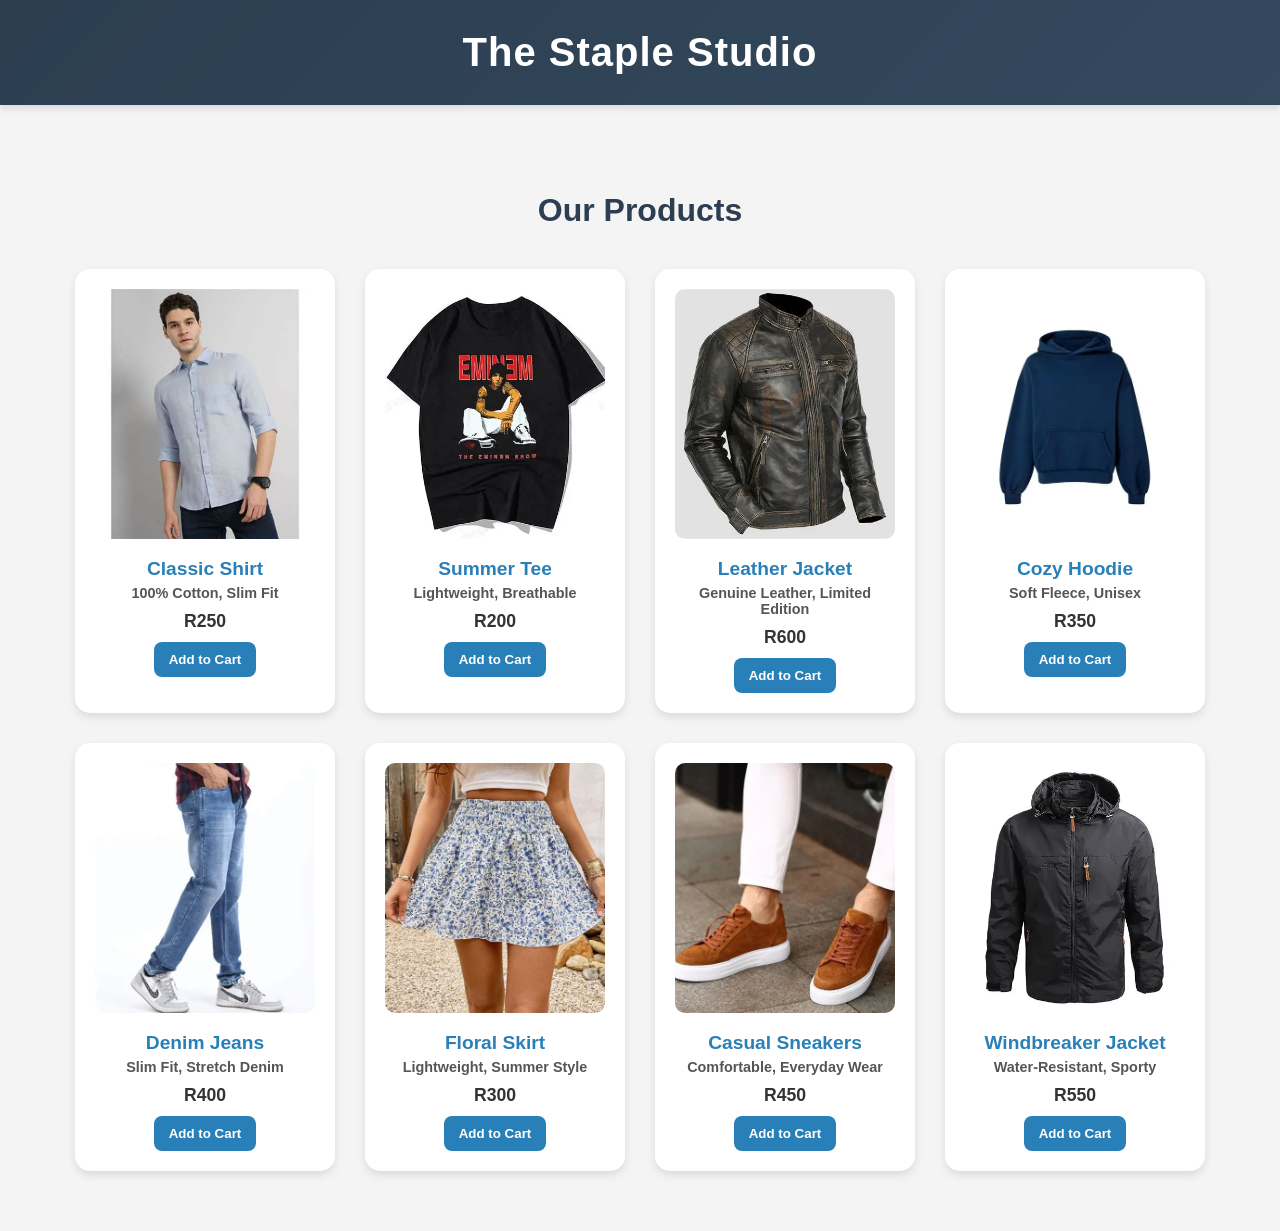
<file: MyWebsite/projects/ClothingBrandWebsite.html>
<!DOCTYPE html>
<html lang="en">
<head>
<meta charset="UTF-8">
<meta name="viewport" content="width=device-width, initial-scale=1.0">
<title>The Staple Studio</title>
<style>
/* --- Updated CSS --- */
body {
  font-family: 'Segoe UI', Tahoma, Geneva, Verdana, sans-serif;
  margin: 0;
  padding: 0;
  background: #f4f4f4;
  color: #333;
}

/* --- Header --- */
header {
  background: linear-gradient(135deg, #2c3e50, #34495e);
  color: white;
  padding: 30px 10px;
  text-align: center;
  box-shadow: 0 4px 6px rgba(0,0,0,0.1);
}

header h1 {
  margin: 0;
  font-size: 2.5em;
  letter-spacing: 1px;
}

/* --- Section Headings --- */
section {
  padding: 60px 20px;
}

h2 {
  text-align: center;
  margin-bottom: 40px;
  font-size: 2em;
  color: #2c3e50;
}

/* --- Product Grid --- */
.product-grid {
  display: flex;
  justify-content: center;
  flex-wrap: wrap;
  gap: 30px;
}

.product-card {
  background: white;
  padding: 20px;
  border-radius: 15px;
  width: 220px;
  text-align: center;
  box-shadow: 0 4px 8px rgba(0,0,0,0.1);
  transition: transform 0.3s, box-shadow 0.3s;
}

.product-card:hover {
  transform: translateY(-5px);
  box-shadow: 0 8px 16px rgba(0,0,0,0.2);
}

.product-card img {
  width: 100%;
  height: 250px;
  object-fit: cover;
  border-radius: 10px;
}

.product-card h3 {
  margin: 15px 0 5px 0;
  font-size: 1.2em;
  color: #2980b9;
}

.product-card p {
  margin: 5px 0;
  font-weight: bold;
  font-size: 1.1em;
}

.product-card .description {
  font-size: 0.9em;
  color: #555;
  margin-bottom: 10px;
}

/* --- Buttons --- */
.product-card button {
  padding: 10px 15px;
  margin-top: 5px;
  cursor: pointer;
  background: #2980b9;
  color: white;
  border: none;
  border-radius: 8px;
  font-weight: bold;
  transition: background 0.3s, transform 0.2s;
}

.product-card button:hover {
  background: #3498db;
  transform: scale(1.05);
}

/* --- Responsive --- */
@media(max-width: 600px){
  header h1{font-size: 1.8em;}
  .product-card { width: 90%; max-width: 300px; }
  .product-card img { height: auto; }
}
</style>
</head>
<body>

<header>
<h1>The Staple Studio</h1>
</header>

<section id="products">
<h2>Our Products</h2>
<div class="product-grid">

<div class="product-card">
<img src="images/shirt1.jpg" alt="Shirt 1">
<h3>Classic Shirt</h3>
<p class="description">100% Cotton, Slim Fit</p>
<p>R250</p>
<button>Add to Cart</button>
</div>

<div class="product-card">
<img src="images/shirt2.jpg" alt="Shirt 2">
<h3>Summer Tee</h3>
<p class="description">Lightweight, Breathable</p>
<p>R200</p>
<button>Add to Cart</button>
</div>

<div class="product-card">
<img src="images/jacket1.jpg" alt="Jacket 1">
<h3>Leather Jacket</h3>
<p class="description">Genuine Leather, Limited Edition</p>
<p>R600</p>
<button>Add to Cart</button>
</div>

<div class="product-card">
<img src="images/hoodie1.jpg" alt="Hoodie 1">
<h3>Cozy Hoodie</h3>
<p class="description">Soft Fleece, Unisex</p>
<p>R350</p>
<button>Add to Cart</button>
</div>

<div class="product-card">
<img src="images/pants1.jpg" alt="Pants 1">
<h3>Denim Jeans</h3>
<p class="description">Slim Fit, Stretch Denim</p>
<p>R400</p>
<button>Add to Cart</button>
</div>

<div class="product-card">
<img src="images/skirt1.jpg" alt="Skirt 1">
<h3>Floral Skirt</h3>
<p class="description">Lightweight, Summer Style</p>
<p>R300</p>
<button>Add to Cart</button>
</div>

<div class="product-card">
<img src="images/sneakers1.jpg" alt="Sneakers 1">
<h3>Casual Sneakers</h3>
<p class="description">Comfortable, Everyday Wear</p>
<p>R450</p>
<button>Add to Cart</button>
</div>

<div class="product-card">
<img src="images/jacket2.jpg" alt="Jacket 2">
<h3>Windbreaker Jacket</h3>
<p class="description">Water-Resistant, Sporty</p>
<p>R550</p>
<button>Add to Cart</button>
</div>

</div>
</section>

<script>
const buttons = document.querySelectorAll('.product-card button');
buttons.forEach(btn => {
  btn.addEventListener('click', ()=>{ 
    alert('Added to cart!'); 
  });
});
</script>

</body>
</html>
</file>
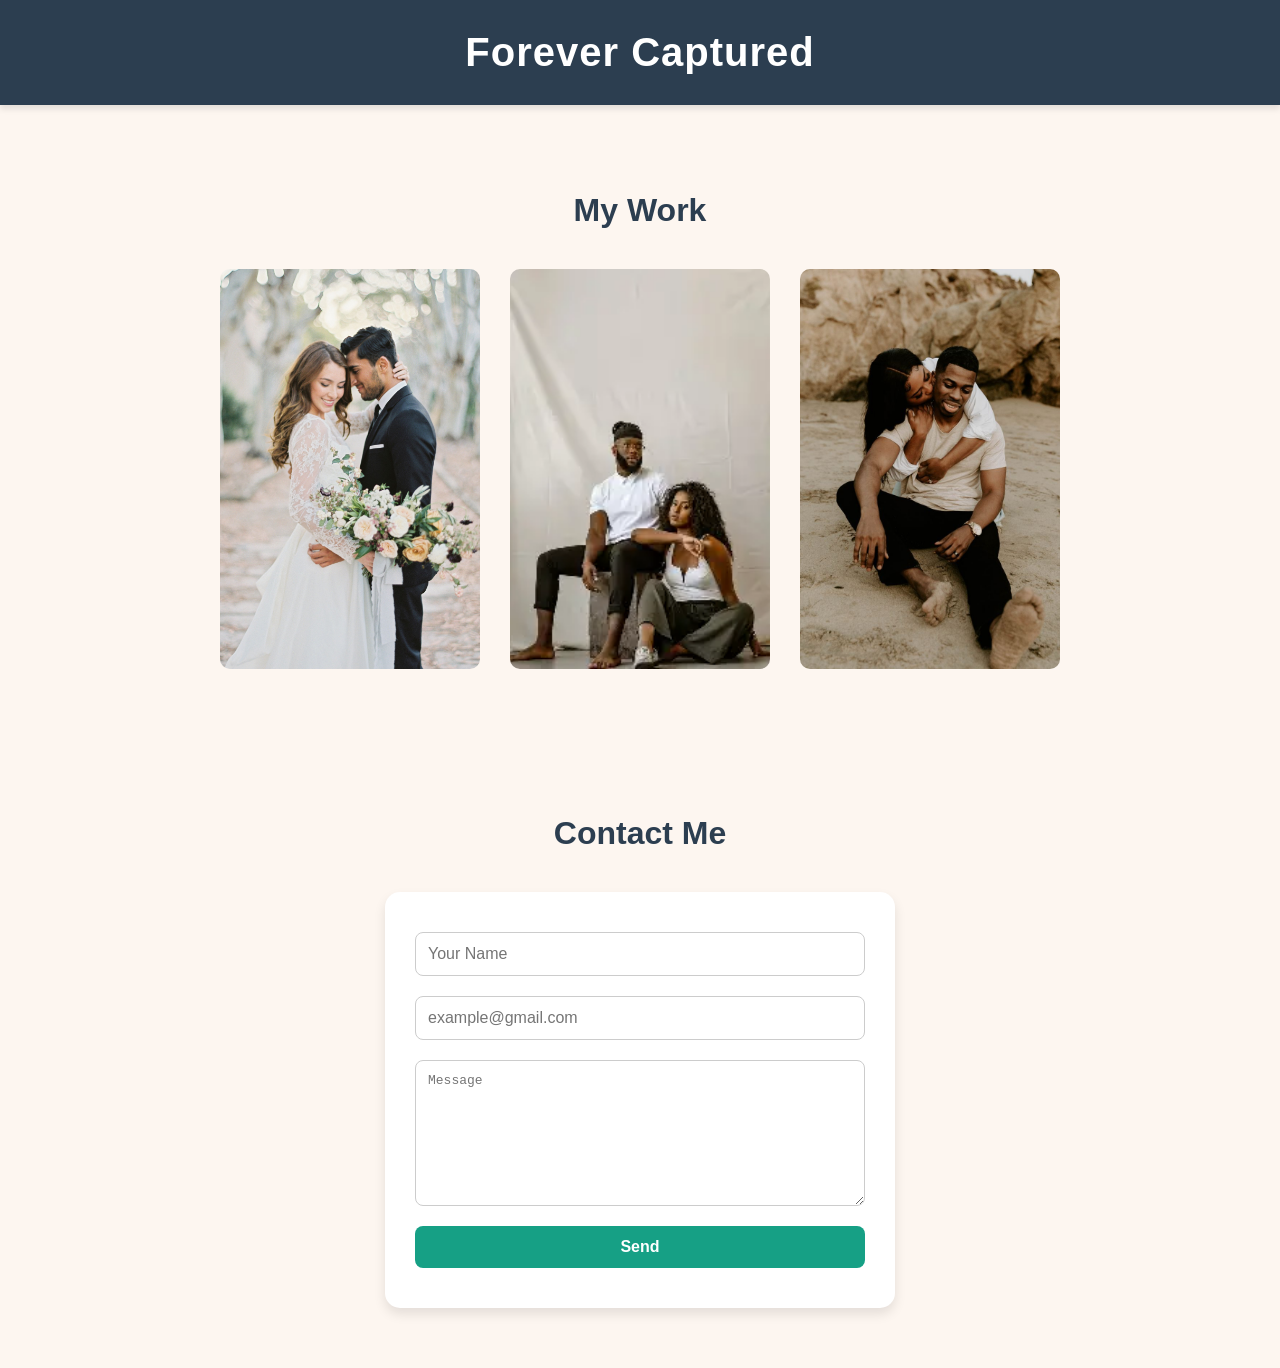
<file: MyWebsite/projects/PhotographerPortfolioWebsite.html>
<!DOCTYPE html>
<html lang="en">
<head>
<meta charset="UTF-8">
<meta name="viewport" content="width=device-width, initial-scale=1.0">
<title>Forever Captured Portfolio</title>
<style>
/* --- Updated CSS --- */
body {
  font-family: 'Segoe UI', Tahoma, Geneva, Verdana, sans-serif;
  margin: 0;
  padding: 0;
  background: #fdf6f0;
  color: #333;
}

header {
  background: #2c3e50; /* slightly softer than before */
  color: white;
  padding: 30px 10px;
  text-align: center;
  box-shadow: 0 4px 6px rgba(0,0,0,0.1);
}

header h1 {
  margin: 0;
  font-size: 2.5em;
  letter-spacing: 1px;
}

/* --- Portfolio Section --- */
section {
  padding: 60px 20px;
}

h2 {
  text-align: center;
  margin-bottom: 40px;
  font-size: 2em;
  color: #2c3e50;
}

.portfolio-grid {
  display: flex;
  justify-content: center;
  flex-wrap: wrap;
  gap: 30px;
}

.portfolio-grid img {
  width: 260px;
  height: 400px;
  object-fit: cover;
  border-radius: 10px;
  transition: transform 0.3s, box-shadow 0.3s;
}

.portfolio-grid img:hover {
  transform: scale(1.05);
  box-shadow: 0 8px 16px rgba(0,0,0,0.2);
}

/* --- Contact Form --- */
#contact form {
  display: flex;
  flex-direction: column;
  max-width: 450px;
  margin: 0 auto;
  background: white;
  padding: 30px;
  border-radius: 15px;
  box-shadow: 0 6px 12px rgba(0,0,0,0.1);
}

#contact form input,
#contact form textarea,
#contact form button {
  margin: 10px 0;
  padding: 12px;
  border-radius: 8px;
  border: 1px solid #ccc;
  font-size: 1em;
}

#contact form textarea {
  resize: vertical;
  min-height: 120px;
}

#contact form button {
  background: #16a085;
  color: white;
  border: none;
  font-weight: bold;
  cursor: pointer;
  transition: background 0.3s;
}

#contact form button:hover {
  background: #1abc9c;
}

/* --- Responsive --- */
@media(max-width: 600px){
  .portfolio-grid img {
    width: 90%;
    height: auto;
  }
  header h1 {
    font-size: 2em;
  }
}
</style>
</head>
<body>

<header>
<h1>Forever Captured</h1>
</header>

<section id="portfolio">
<h2>My Work</h2>
<div class="portfolio-grid">
<img src="images/photo1.jpg" alt="Photo 1">
<img src="images/photo2.jpg" alt="Photo 2">
<img src="images/photo3.jpg" alt="Photo 3">
</div>
</section>

<section id="contact">
<h2>Contact Me</h2>
<form>
<input type="text" placeholder="Your Name" required>
<input type="email" placeholder="example@gmail.com" required>
<textarea placeholder="Message" required></textarea>
<button type="submit">Send</button>
</form>
</section>

<script>
document.querySelector('#contact form').addEventListener('submit', function(e){
  e.preventDefault();
  alert('Message sent! Thank you for contacting me.');
});
</script>

</body>
</html>
</file>
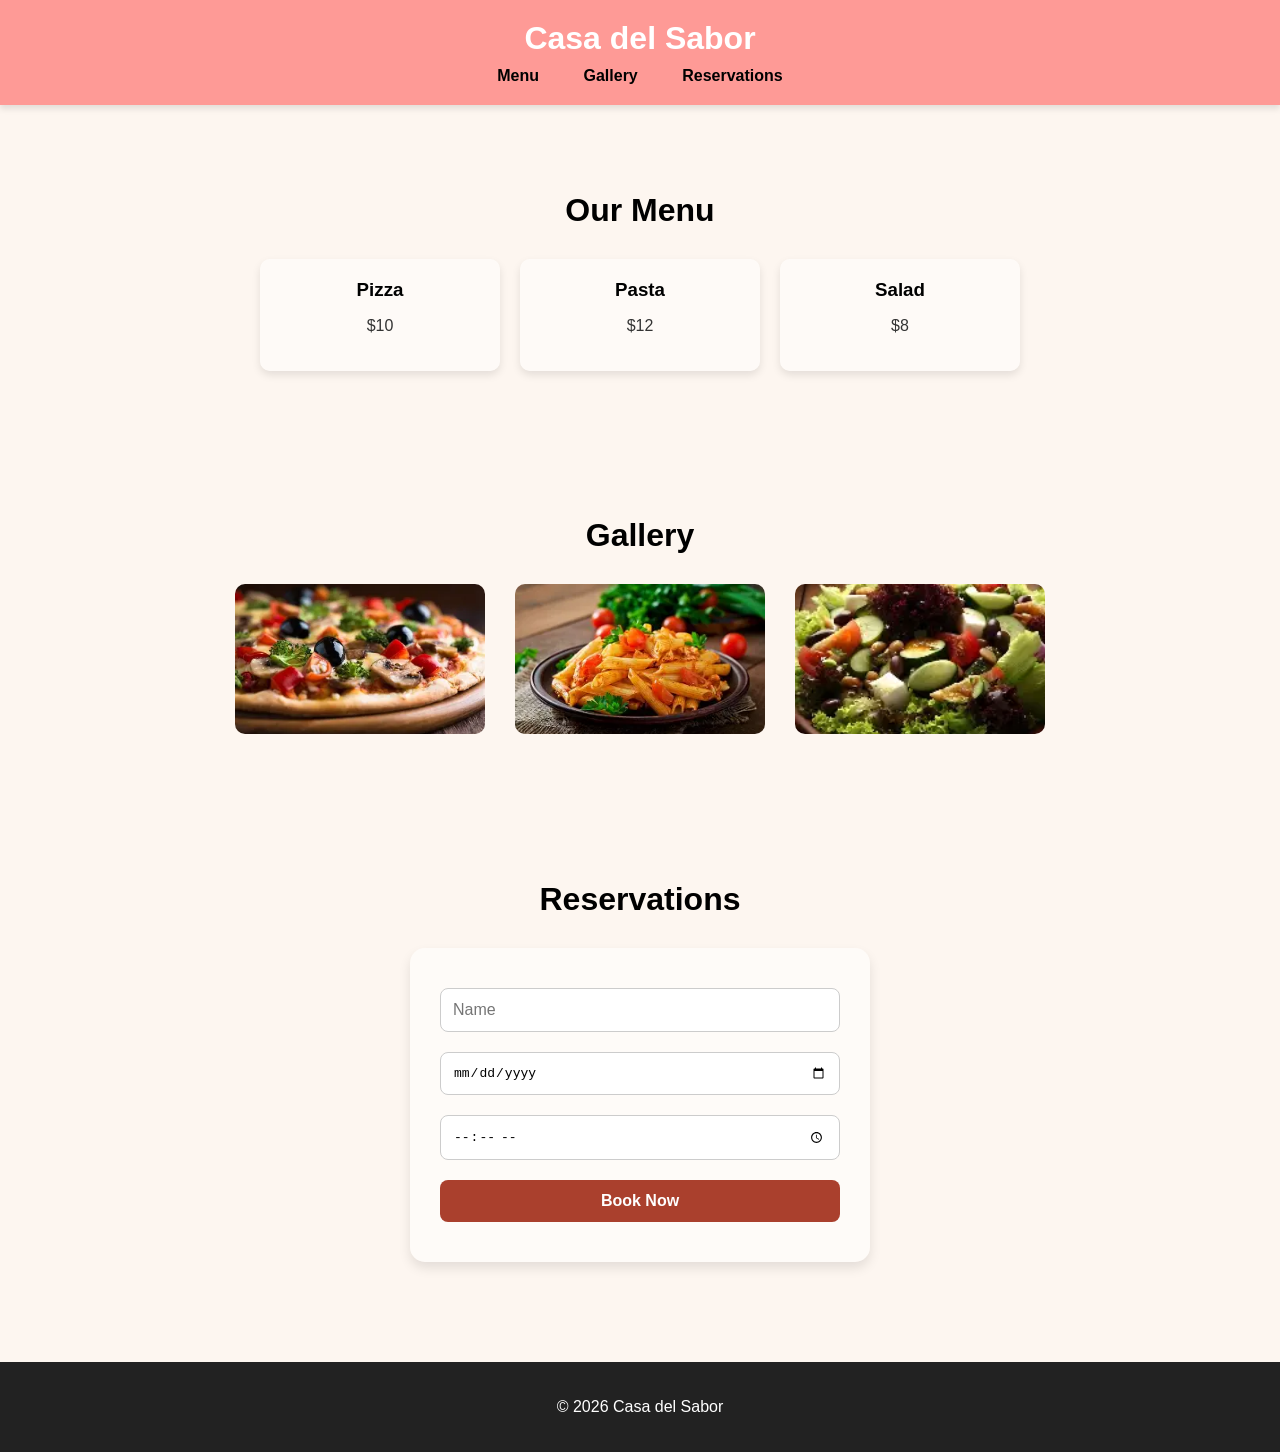
<file: MyWebsite/projects/RestaurantWebsite.html>
<!DOCTYPE html>
<html lang="en">
<head>
<meta charset="UTF-8">
<meta name="viewport" content="width=device-width, initial-scale=1.0">
<title>Casa del Sabor</title>
<style>
/* --- Updated CSS --- */
body {
  font-family: 'Segoe UI', Tahoma, Geneva, Verdana, sans-serif;
  margin: 0;
  padding: 0;
  background: #fdf6f0;
  color: #333;
}

header {
  background: rgba(255, 0, 0, 0.377); /* Softer red */
  color: white;
  padding: 20px 10px;
  text-align: center;
  box-shadow: 0 4px 6px rgba(0,0,0,0.1);
}

header h1 {
  margin: 0;
  font-size: 2em;
}

nav {
  margin-top: 10px;
}

nav a {
  color: black;
  margin: 0 20px;
  text-decoration: none;
  font-weight: bold;
  transition: 0.3s;
}

nav a:hover {
  color: #ffeaa7;
  text-decoration: underline;
}

section {
  padding: 60px 20px;
}

h2 {
  text-align: center;
  margin-bottom: 30px;
  font-size: 2em;
  color: black;
}

/* --- Menu --- */
.menu-grid {
  display: flex;
  justify-content: center;
  flex-wrap: wrap;
  gap: 20px;
  padding: 0;
  margin-top: 20px;
}

.menu-card {
  background: rgba(255, 255, 255, 0.527);
  padding: 20px;
  border-radius: 10px;
  width: 200px;
  text-align: center;
  box-shadow: 0 4px 8px rgba(0,0,0,0.1);
  transition: transform 0.3s;
}

.menu-card:hover {
  transform: translateY(-5px);
}

.menu-card h3 {
  margin: 0 0 10px 0;
  color: black;
}

/* --- Gallery --- */
.gallery-grid {
  display: flex;
  justify-content: center;
  flex-wrap: wrap;
  gap: 30px;
}

.gallery-grid img {
  width: 250px;
  height: 150px;
  object-fit: cover;
  border-radius: 10px;
  transition: transform 0.3s;
}

.gallery-grid img:hover {
  transform: scale(1.05);
}

/* --- Reservation Form --- */
#reservations form {
  display: flex;
  flex-direction: column;
  max-width: 400px;
  margin: 0 auto;
  background: rgba(255, 255, 255, 0.479);
  padding: 30px;
  border-radius: 15px;
  box-shadow: 0 6px 12px rgba(0,0,0,0.1);
}

#reservations form input,
#reservations form button {
  margin: 10px 0;
  padding: 12px;
  border-radius: 8px;
  border: 1px solid #ccc;
  font-size: 1em;
}

#reservations form button {
  background: #9e250fde;
  color: white;
  border: none;
  font-weight: bold;
  cursor: pointer;
  transition: background 0.3s;
}

#reservations form button:hover {
  background: #c0392b;
}

/* --- Footer --- */
footer {
  background: #222;
  color: white;
  text-align: center;
  padding: 20px;
  margin-top: 40px;
}

/* --- Responsive --- */
@media(max-width: 600px){
  nav a { display: block; margin: 5px 0; }
  .menu-card { width: 100%; max-width: 300px; }
  .gallery-grid img { width: 100%; max-width: 300px; height: auto; }
}
</style>
</head>
<body>

<header>
  <h1>Casa del Sabor</h1>
  <nav>
    <a href="#menu">Menu</a>
    <a href="#gallery">Gallery</a>
    <a href="#reservations">Reservations</a>
  </nav>
</header>

<section id="menu">
  <h2>Our Menu</h2>
  <div class="menu-grid">
    <div class="menu-card">
      <h3>Pizza</h3>
      <p>$10</p>
    </div>
    <div class="menu-card">
      <h3>Pasta</h3>
      <p>$12</p>
    </div>
    <div class="menu-card">
      <h3>Salad</h3>
      <p>$8</p>
    </div>
  </div>
</section>

<section id="gallery">
  <h2>Gallery</h2>
  <div class="gallery-grid">
    <img src="images/dish1.jpg" alt="Dish 1">
    <img src="images/dish2.jpg" alt="Dish 2">
    <img src="images/dish3.jpg" alt="Dish 3">
  </div>
</section>

<section id="reservations">
  <h2>Reservations</h2>
  <form id="reservationForm">
    <input type="text" placeholder="Name" required>
    <input type="date" required>
    <input type="time" required>
    <button type="submit">Book Now</button>
  </form>
</section>

<footer>
  <p>&copy; 2026 Casa del Sabor</p>
</footer>

<script>
/* --- JS Embedded --- */
document.getElementById('reservationForm').addEventListener('submit', function(e){
  e.preventDefault();
  alert('Reservation submitted! We will contact you soon.');
});
</script>

</body>
</html>
</file>
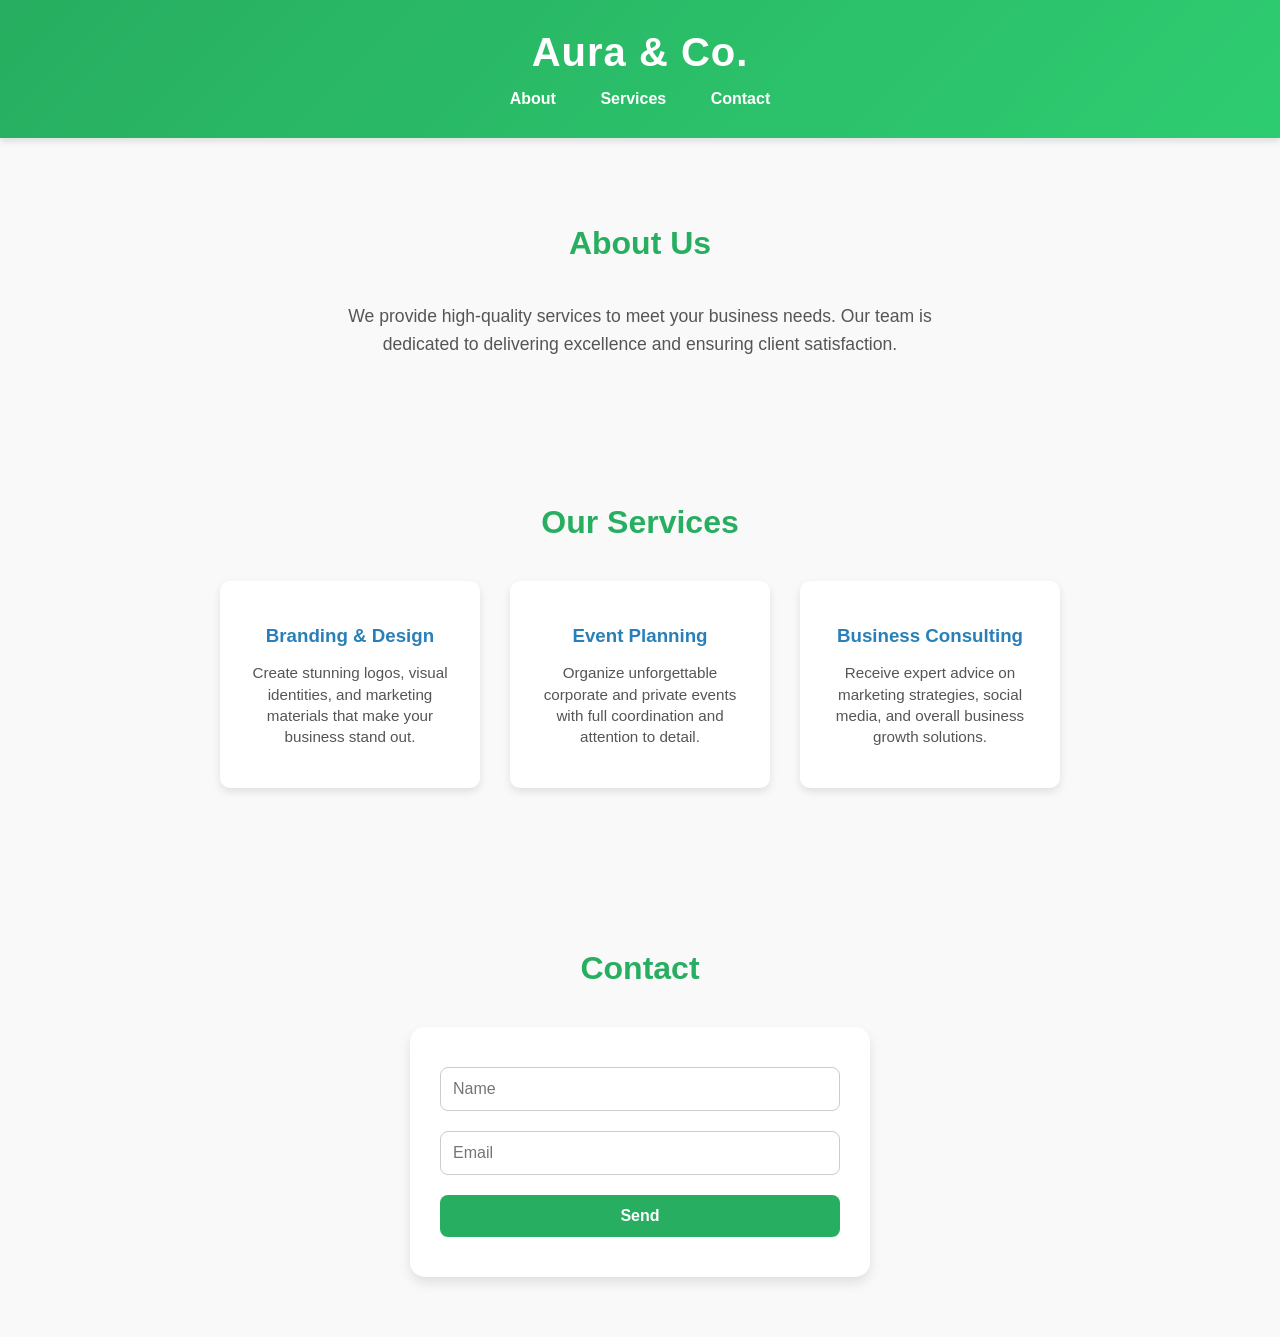
<file: MyWebsite/projects/SmallBusinessLandingWebsite.html>
<!DOCTYPE html>
<html lang="en">
<head>
<meta charset="UTF-8">
<meta name="viewport" content="width=device-width, initial-scale=1.0">
<title>Aura & Co.</title>
<style>
/* --- Full Updated CSS --- */
body {
  font-family: 'Segoe UI', Tahoma, Geneva, Verdana, sans-serif;
  margin: 0;
  padding: 0;
  background: #f8f9f8;
  color: #333;
}

/* --- Header & Navigation --- */
header {
  background: linear-gradient(135deg, #27ae60, #2ecc71);
  color: white;
  padding: 30px 10px;
  text-align: center;
  box-shadow: 0 4px 6px rgba(0,0,0,0.1);
}

header h1 {
  margin: 0;
  font-size: 2.5em;
  letter-spacing: 1px;
}

nav {
  margin-top: 15px;
}

nav a {
  color: white;
  margin: 0 20px;
  text-decoration: none;
  font-weight: bold;
  transition: 0.3s;
}

nav a:hover {
  color: #f1c40f;
  text-decoration: underline;
}

/* --- Sections --- */
section {
  padding: 60px 20px;
}

/* --- Section Headings --- */
h2 {
  text-align: center;
  margin-bottom: 40px;
  font-size: 2em;
  color: #27ae60;
}

/* --- About Us Paragraph --- */
#about p {
  text-align: center;
  color: #555;
  font-size: 1.1em;
  max-width: 600px;
  margin: 0 auto;
  line-height: 1.6;
}

/* --- Services Section --- */
#services ul {
  display: flex;
  justify-content: center;
  flex-wrap: wrap;
  gap: 30px;
  padding: 0;
  list-style: none;
}

#services li {
  background: white;
  padding: 25px 20px;
  border-radius: 10px;
  width: 220px;
  text-align: center;
  box-shadow: 0 4px 8px rgba(0,0,0,0.1);
  transition: transform 0.3s;
}

#services li:hover {
  transform: translateY(-5px);
}

#services li h3 {
  margin-bottom: 10px;
  color: #2980b9;
}

#services li p {
  font-size: 0.95em;
  color: #555;
  line-height: 1.4;
}

/* --- Contact Form --- */
#contact form {
  display: flex;
  flex-direction: column;
  max-width: 400px;
  margin: 0 auto;
  background: white;
  padding: 30px;
  border-radius: 15px;
  box-shadow: 0 6px 12px rgba(0,0,0,0.1);
}

#contact form input,
#contact form button {
  margin: 10px 0;
  padding: 12px;
  border-radius: 8px;
  border: 1px solid #ccc;
  font-size: 1em;
}

#contact form button {
  background: #27ae60;
  color: white;
  border: none;
  font-weight: bold;
  cursor: pointer;
  transition: background 0.3s;
}

#contact form button:hover {
  background: #2ecc71;
}

/* --- Responsive --- */
@media(max-width: 600px){
  nav a { display: block; margin: 5px 0; }
  #services ul { flex-direction: column; gap: 20px; }
}
</style>
</head>
<body>

<header>
<h1>Aura & Co.</h1>
<nav>
<a href="#about">About</a>
<a href="#services">Services</a>
<a href="#contact">Contact</a>
</nav>
</header>

<section id="about">
<h2>About Us</h2>
<p>We provide high-quality services to meet your business needs. Our team is dedicated to delivering excellence and ensuring client satisfaction.</p>
</section>

<section id="services">
<h2>Our Services</h2>
<ul>
<li>
<h3>Branding & Design</h3>
<p>Create stunning logos, visual identities, and marketing materials that make your business stand out.</p>
</li>
<li>
<h3>Event Planning</h3>
<p>Organize unforgettable corporate and private events with full coordination and attention to detail.</p>
</li>
<li>
<h3>Business Consulting</h3>
<p>Receive expert advice on marketing strategies, social media, and overall business growth solutions.</p>
</li>
</ul>
</section>

<section id="contact">
<h2>Contact</h2>
<form>
<input type="text" placeholder="Name" required>
<input type="email" placeholder="Email" required>
<button type="submit">Send</button>
</form>
</section>

<script>
document.querySelector('#contact form').addEventListener('submit', function(e){
  e.preventDefault();
  alert('Thanks for contacting us!');
});
</script>

</body>
</html>
</file>
